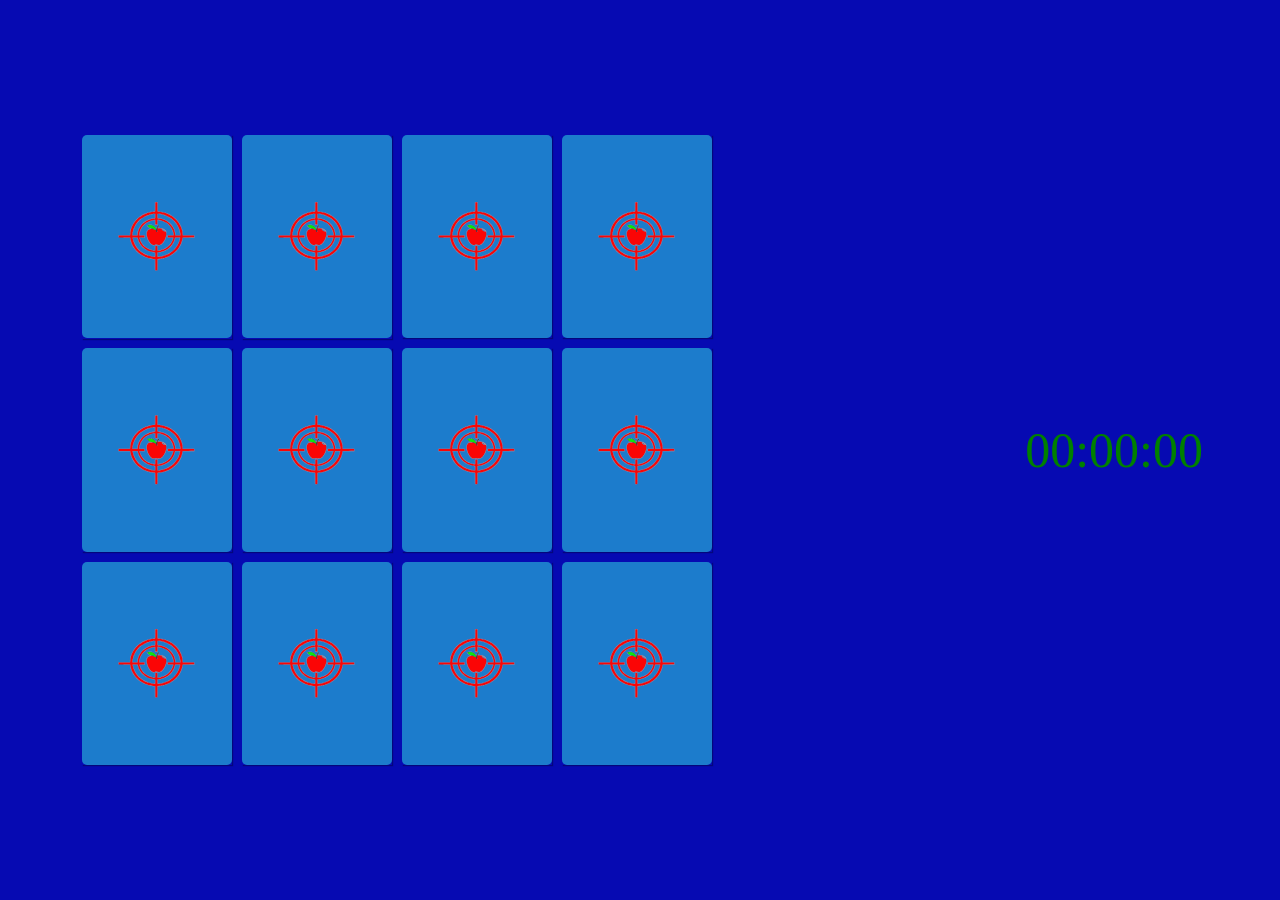
<file: Matching/index.html>
<!DOCTYPE html>
<html lang="en">
<head>
  <meta charset="UTF-8">

  <title>Memory Game</title>

  <link rel="stylesheet" href="styles.css">
</head>
<body>
  <section class="memory-game">
    <div class="memory-card" data-framework="aurelia">
      <img class="front-face" src="../img/aurelia.svg" alt="Aurelia" />
      <img class="back-face" src="../img/js-badge.svg" alt="JS Badge" />
    </div>
    <div class="memory-card" data-framework="aurelia">
      <img class="front-face" src="../img/aurelia.svg" alt="Aurelia" />
      <img class="back-face" src="../img/js-badge.svg" alt="JS Badge" />
    </div>

    <div class="memory-card" data-framework="vue">
      <img class="front-face" src="../img/vue.svg" alt="Vue" />
      <img class="back-face" src="../img/js-badge.svg" alt="JS Badge" />
    </div>
    <div class="memory-card" data-framework="vue">
      <img class="front-face" src="../img/vue.svg" alt="Vue" />
      <img class="back-face" src="../img/js-badge.svg" alt="JS Badge" />
    </div>

    <div class="memory-card" data-framework="angular">
      <img class="front-face" src="../img/angular.svg" alt="Angular" />
      <img class="back-face" src="../img/js-badge.svg" alt="JS Badge" />
    </div>
    <div class="memory-card" data-framework="angular">
      <img class="front-face" src="../img/angular.svg" alt="Angular" />
      <img class="back-face" src="../img/js-badge.svg" alt="JS Badge" />
    </div>

    <div class="memory-card" data-framework="ember">
      <img class="front-face" src="../img/ember.svg" alt="Ember" />
      <img class="back-face" src="../img/js-badge.svg" alt="JS Badge" />
    </div>
    <div class="memory-card" data-framework="ember">
      <img class="front-face" src="../img/ember.svg" alt="Ember" />
      <img class="back-face" src="../img/js-badge.svg" alt="JS Badge" />
    </div>

    <div class="memory-card" data-framework="backbone">
      <img class="front-face" src="../img/backbone.svg" alt="Backbone" />
      <img class="back-face" src="../img/js-badge.svg" alt="JS Badge" />
    </div>
    <div class="memory-card" data-framework="backbone">
      <img class="front-face" src="../img/backbone.svg" alt="Backbone" />
      <img class="back-face" src="../img/js-badge.svg" alt="JS Badge" />
    </div>

    <div class="memory-card" data-framework="react">
      <img class="front-face" src="../img/react.svg" alt="React" />
      <img class="back-face" src="../img/js-badge.svg" alt="JS Badge" />
    </div>
    <div class="memory-card" data-framework="react">
      <img class="front-face" src="../img/react.svg" alt="React" />
      <img class="back-face" src="../img/js-badge.svg" alt="JS Badge" />
    </div>

  </section>
      <div id="endScreen"> </div>
      <div id="count_up_timer">00:00:00</div>
  <script src="scripts.js"></script>
</body>
</html>
</file>
<file: Matching/styles.css>
* {
  padding: 0;
  margin: 0;
  box-sizing: border-box;
}

body {
  height: 100vh;
  display: flex;
  background: #060AB2;
}

.memory-game {
  width: 640px;
  height: 640px;
  margin: auto;
  display: flex;
  flex-wrap: wrap;
  perspective: 1000px;
}

.memory-card {
  width: calc(25% - 10px);
  height: calc(33.333% - 10px);
  margin: 5px;
  position: relative;
  transform: scale(1);
  transform-style: preserve-3d;
  transition: transform .5s;
  box-shadow: 1px 1px 1px rgba(0,0,0,.3);
}

.memory-card:active {
  transform: scale(0.97);
  transition: transform .2s;
}

.memory-card.flip {
  transform: rotateY(180deg);
}

.front-face,
.back-face {
  width: 100%;
  height: 100%;
  padding: 20px;
  position: absolute;
  border-radius: 5px;
  background: #1C7CCC;
  backface-visibility: hidden;
}

.front-face {
  transform: rotateY(180deg);
}

#count_up_timer{
  font-size:50px;
  color:green;
  margin: auto;
  display: flex;
  flex-wrap: wrap;
}

#endScreen{
  font-size:50px;
  color:green;
  margin: auto;
  display: flex;

}
</file>
